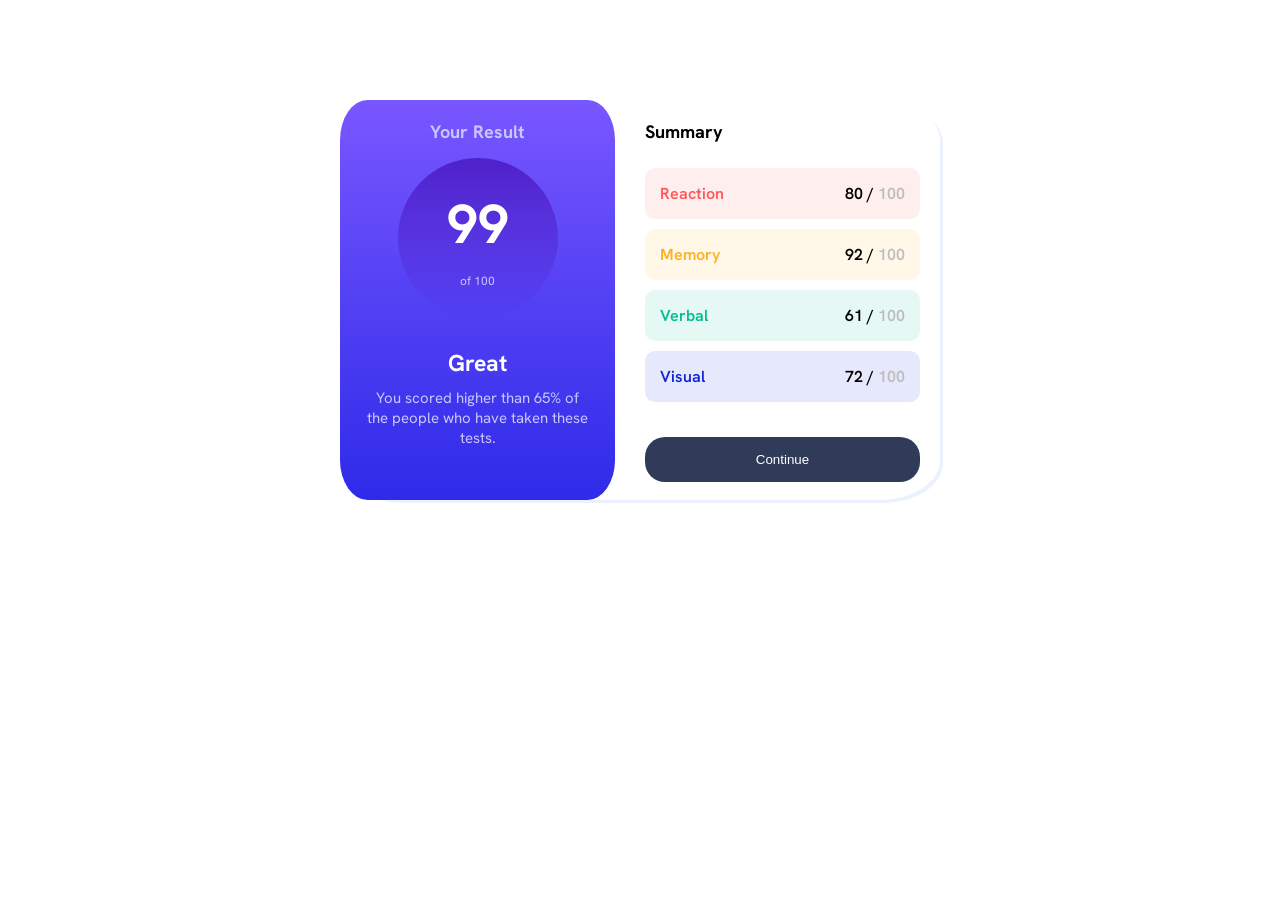
<file: index.html>
<!DOCTYPE html>
<html lang="en">
<head>
  <meta charset="UTF-8">
  <meta name="viewport" content="width=device-width, initial-scale=1.0"> 
  <link rel="icon" type="image/png" sizes="32x32" href="./assets/images/favicon-32x32.png">
  <link rel="style" href="./assets/fonts/HankenGrotesk-VariableFont_wght.ttf">
  <link rel="stylesheet" href="./css/style.css">
  <title>Frontend Mentor | Results summary component main</title>

</head>
<body>
  <main class="card">
    <section class="card__left-side">
      <h3 id="card__left-side-title"> Your Result</h3>
        <div class="circle">
          <h1 id="result">99</h1>
          <p id="max-score">of 100</p>
        </div>

      <h2 id="message">Great</h2>
      <p id="message-detail">You scored higher than 65% of the people who have taken these tests.</p>
    </section>
  <section class="card__right-side">
    <h4 id="card__right-side-title">Summary</h4>
      <div class="grid-container">
    

          <div class="grid-element abilities reaction"> Reaction </div>         <div class="grid-element numbers reaction">80 / <span>100</span></div> 
          <div class="grid-element abilities memory"> Memory  </div>        <div class="grid-element numbers memory">92 / <span>100</span></div>
          <div class="grid-element abilities verbal"> Verbal  </div>         <div class="grid-element numbers verbal">61 / <span>100</span></div>
          <div class="grid-element abilities visual"> Visual   </div>       <div class="grid-element numbers visual">72 / <span>100</span></div>
      </div>
    
    <button>Continue</button>
    <div class="grid-element"></div>
    </section>
  </main>
</body>
</html>
</file>
<file: css/style.css>
/* colours 

### Primary

- Light red: hsl(0, 100%, 67%)
- Orangey yellow: hsl(39, 100%, 56%)
- Green teal: hsl(166, 100%, 37%)
- Cobalt blue: hsl(234, 85%, 45%)

## Gradients

- Light slate blue (background): hsl(252, 100%, 67%)
- Light royal blue (background): hsl(241, 81%, 54%)

- Violet blue (circle): hsla(256, 72%, 46%, 1)
- Persian blue (circle): hsla(241, 72%, 46%, 0)



### Neutral

- White: hsl(0, 0%, 100%)
- Pale blue: hsl(221, 100%, 96%)
- Light lavender: hsl(241, 100%, 89%)
- Dark gray blue: hsl(224, 30%, 27%) */

@import url('https://fonts.googleapis.com/css2?family=Fraunces:wght@700&family=Hanken+Grotesk:wght@400;700;800&display=swap');

body {
    display: flex;
    background-color: #fff;
    justify-content:center;
    font-family: Hanken Grotesk;
    margin: 100px auto;
    
}


.card {
    text-align: center;
    max-height: 400px;
    
}
.card__left-side {
    background: linear-gradient(to bottom,hsl(252, 100%, 67%), hsl(241, 81%, 54%));
    width: 100%;
    margin: 0;
    color: hsl(241, 100%, 89%);
    
}
#card__left-side-title {
    font-size: 15px;
}
.circle {

    border-radius: 50%;
    background: linear-gradient(to bottom, hsla(256, 72%, 46%, 1), hsla(241, 72%, 46%, 0));
    width: 32vw;
    height: 32vw;
    margin: 15px auto 0;
    max-width: 165px;
    max-height: 165px;
}
#result {
    color: #fff;
    margin:auto;
    padding-top: 30px;
    font-size: 55px;
    
}
#max-score {
    margin-top: 1vw;
    font-size: 12px;
}
#message-detail {
    padding: 0 25px 20px;
    margin: 10px 0;
    font-size: 11px;
}
#message {
    margin-bottom: 10px;
    color: #fff;
    font-size: 17px;
}
.card__right-side {
    padding: 0 20px 20px 20px;
    
    font-weight: 600;
    
}
#card__right-side-title {
    margin: 0;
    text-align: left;
}

.result-detail {
    padding: 10px;
}
#card__left-side-title {
    margin:0;
    padding-top: 10px;
}

button {
    width: 100%;
    padding: 10px;
    margin-top: 10px;
}
.result-detail {
    font-size: 12px;
    padding: 0;
    text-align: left;
}

.grid-container{
    display: grid;
    grid-template-columns: 1fr  1fr;
    grid-template-rows: 1fr 1fr 1fr 1fr; 
    margin: 20px auto;
}
.grid-element{
    padding: 10px;
    margin:5px 0;
}
.abilities{
    text-align:left;
    border-bottom-left-radius: 10px;
    border-top-left-radius: 10px;
}
.numbers {
    text-align:right;
    border-bottom-right-radius: 10px;
    border-top-right-radius: 10px;
}
img {float: left;
    padding-right: 10px;
}

span{
    color:rgb(189, 189, 189);
}
.reaction { 
    background-color: rgb(255, 87, 87, 0.1);  
}
.memory{
    background-color:rgb(255, 176, 31, 0.1)
}
.verbal{
    background-color:rgb(0, 189, 145, 0.1)
}

.visual{
    background-color:rgb(17, 37, 212, 0.1)
}
.abilities.reaction {
    color: rgb(255, 87, 87);
}
.abilities.memory {
    color: rgb(255, 176, 31);
}
.abilities.verbal {
    color: rgb(0, 189, 145);
}
.abilities.visual {
    color: rgb(17, 37, 212);
}

button {
    background-color: hsl(224, 30%, 27%);
    color:#fff;
    border-radius: 20px;
    border:none;
    padding:12px 0;
}
button:hover {
    background-color: hsla(256, 72%, 46%);
    cursor: pointer;
    transition-duration: 0.5s;
}
@media (max-width:430px){
    body {
        margin: 0 auto;
        
    }
    .card__left-side {
        border-bottom-left-radius: 10%;
        border-bottom-right-radius: 10%;
    }
    #card__right-side-title {
        padding-top: 10px;
    } 
    
    #result{font-size: 13vw;
        padding-top: 15px;}    
}


@media (min-width:430px) and (max-width:1400px){
    
    body{
        flex-direction: column;
    }
    #result {
        max-width: 150px;
        max-height:100px;
        
    }
    .circle {
        width: 160px;
        height: 160px;
    }
    .card{
        display:flex;
        flex-direction: row;
        max-width: 600px;
        margin: 0 auto;
        border-radius: 10%;
        box-shadow: 3px 3px hsl(221, 100%, 96%)
    }
    .card__left-side{
        width: 50%;
        border-radius: 10%;
    }
    .card__right-side{
        width: 50%;
        padding-left: 30px;
    }
    #card__right-side-title{
         padding-top:20px;
         font-size: 18px;
        }
    #card__left-side-title {
        font-size: 18px;
        padding-top: 20px;
    }
    .grid-element{padding:15px}
    button{padding: 15px;}
    #message-detail{
        font-size: 15px;
    }
    #message {
        font-size: 23px;
        margin-top: 30px;
    }
}
</file>
